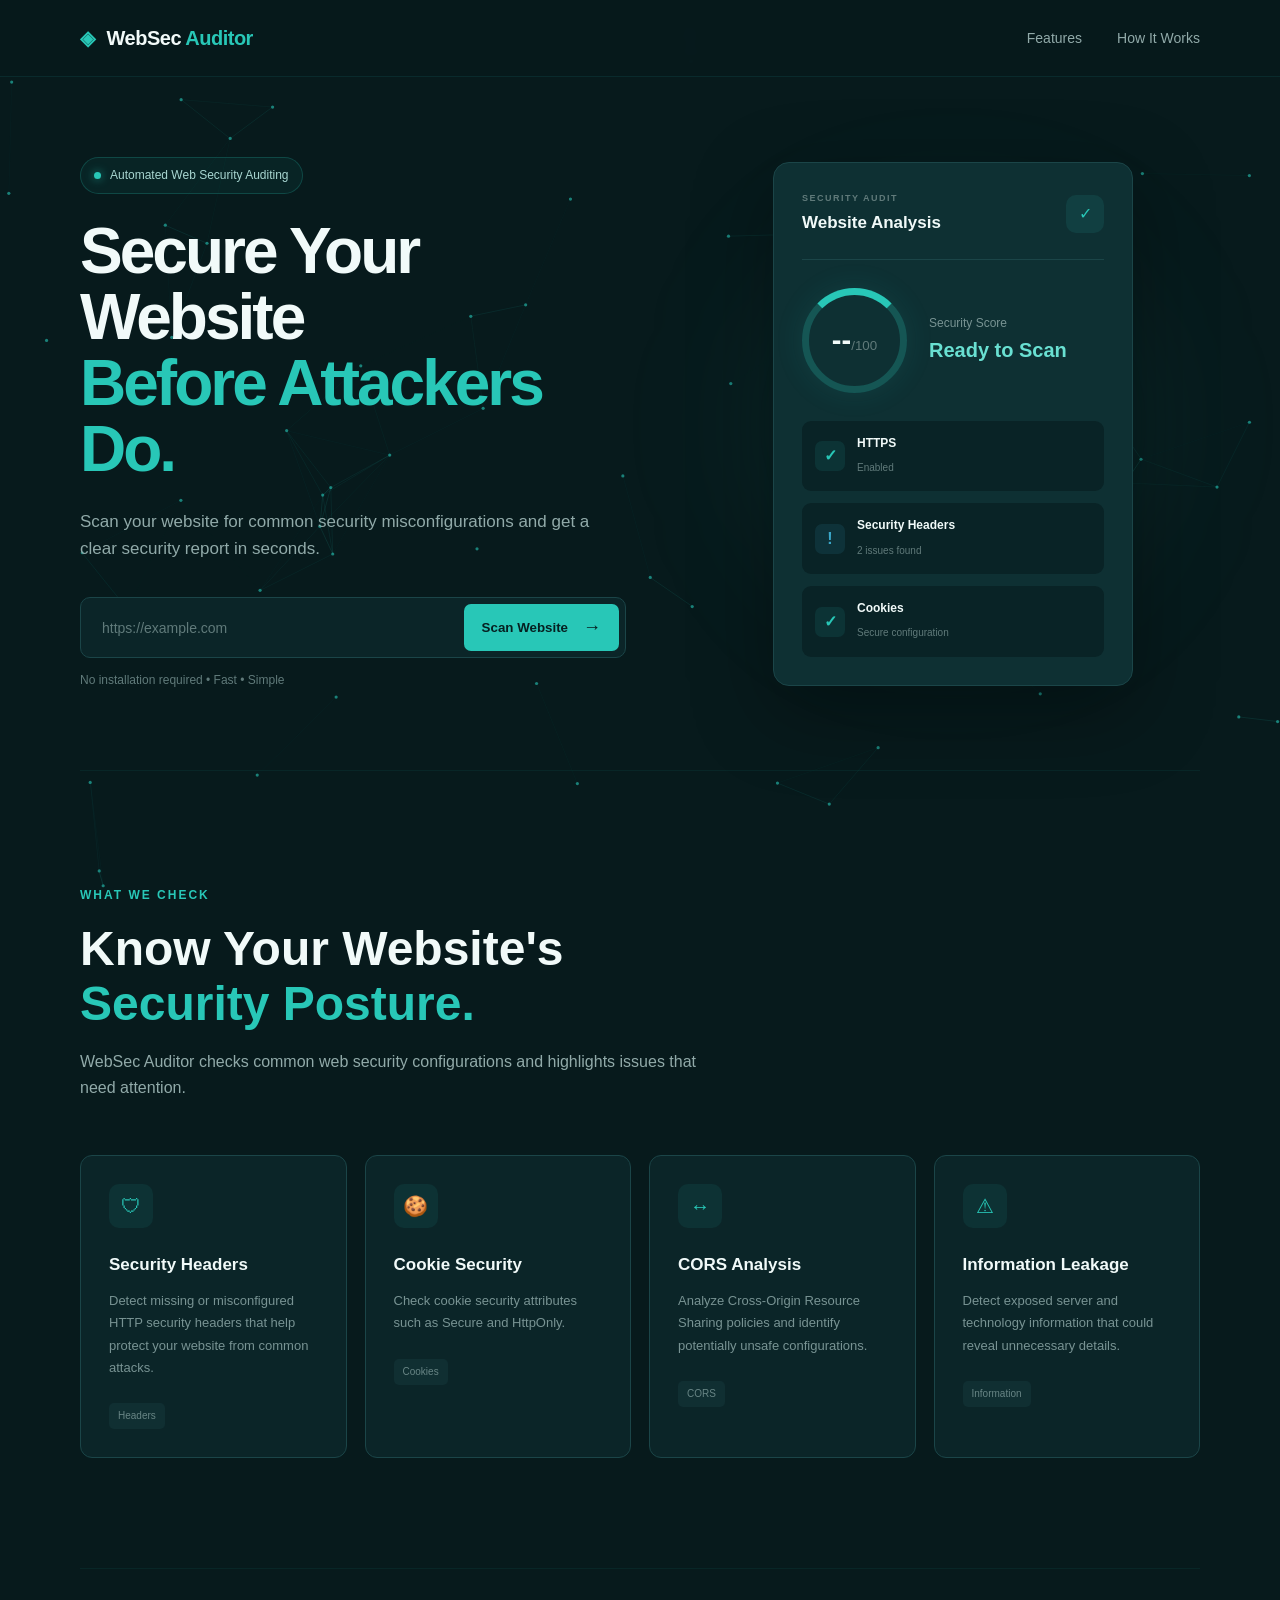
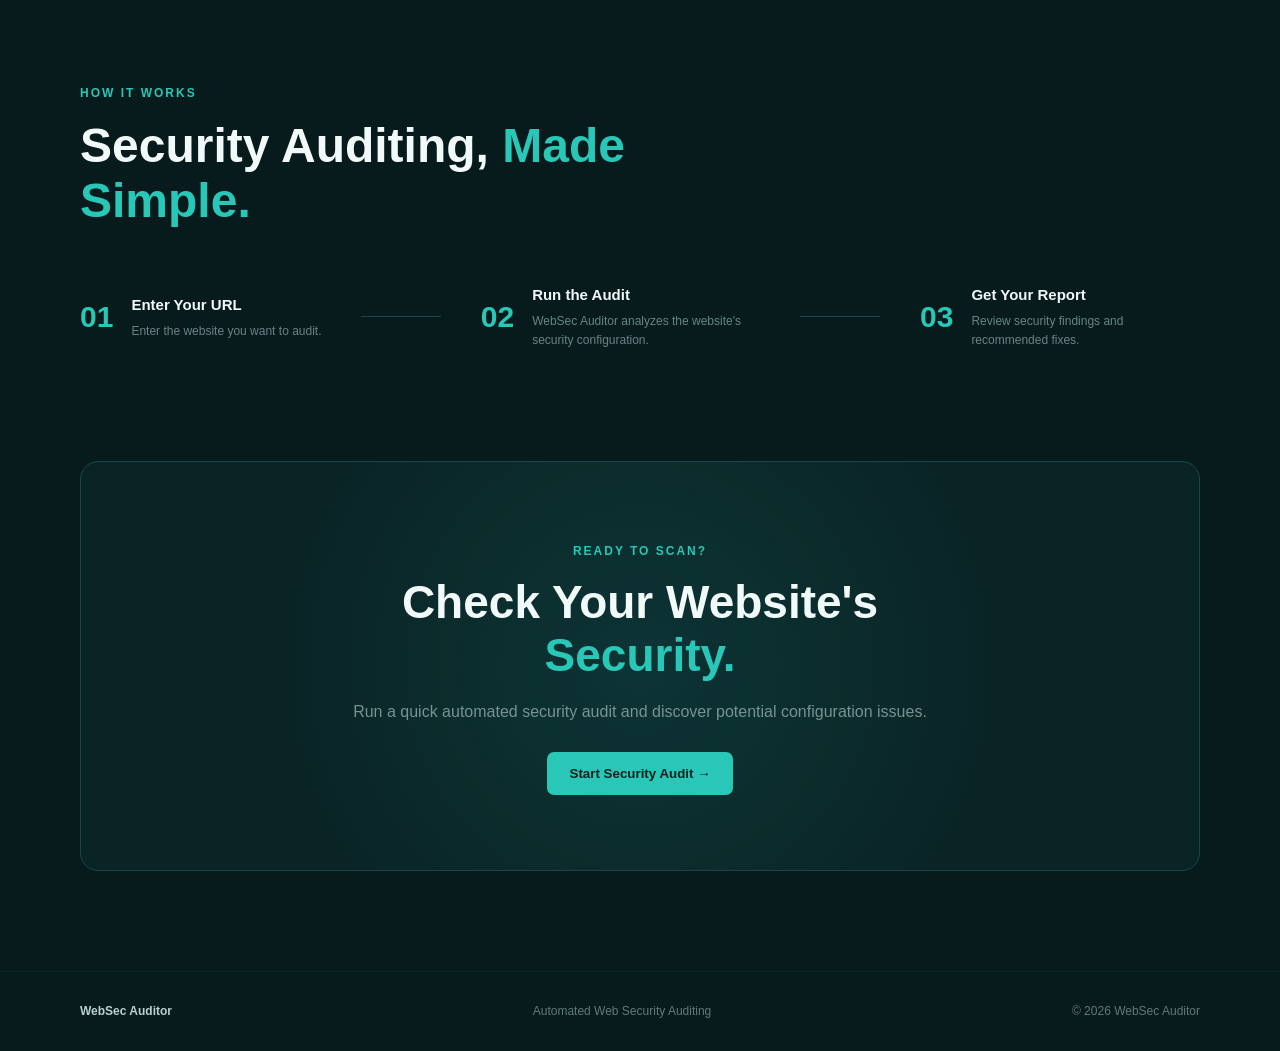
<file: templates/index.html>
<!DOCTYPE html>
<html lang="en">
<head>
    <meta charset="UTF-8">
    <meta name="viewport" content="width=device-width, initial-scale=1.0">
    <title>WebSec Auditor</title>
    <link rel="stylesheet" href="/static/style.css">
</head>
 
<body>
 
    <canvas id="bg-canvas"></canvas>
    <div id="chips"></div>
 
    <header class="navbar">
        <div class="container nav-content">
            <a href="#" class="logo">
                <span class="logo-icon">◈</span>
                WebSec <span>Auditor</span>
            </a>
            <nav class="nav-links">
                <a href="#features">Features</a>
                <a href="#how-it-works">How It Works</a>
            </nav>
        </div>
    </header>
 
    <main>
 
        <section class="hero">
 
            <div class="hero-content">
                <div class="badge">
                    <span class="status-dot"></span>
                    Automated Web Security Auditing
                </div>
 
                <h1>
                    Secure Your Website
                    <span>Before Attackers Do.</span>
                </h1>
 
                <p class="hero-description">
                    Scan your website for common security misconfigurations
                    and get a clear security report in seconds.
                </p>
 
                <div class="scan-box">
                    <input type="url" id="urlInput" placeholder="https://example.com" autocomplete="off">
                    <button id="scanButton">
                        <span class="label">Scan Website</span>
                        <span class="arrow">→</span>
                    </button>
                </div>
 
                <p class="scan-note">No installation required • Fast • Simple</p>
            </div>
 
            <div class="hero-visual">
                <div class="glow"></div>
 
                <div class="security-card" id="securityCard">
 
                    <div class="card-header">
                        <div>
                            <span class="small-label">SECURITY AUDIT</span>
                            <h3>Website Analysis</h3>
                        </div>
                        <div class="shield">✓</div>
                    </div>
 
                    <div class="score-section">
                        <div class="score-circle">
                            <span>--</span>
                            <small>/100</small>
                        </div>
                        <div class="score-info">
                            <span>Security Score</span>
                            <strong id="cardStatus">Ready to Scan</strong>
                        </div>
                    </div>
 
                    <div class="check-list">
                        <div class="check-item">
                            <span class="check-icon success">✓</span>
                            <div><strong>HTTPS</strong><small>Enabled</small></div>
                        </div>
                        <div class="check-item">
                            <span class="check-icon warning">!</span>
                            <div><strong>Security Headers</strong><small>2 issues found</small></div>
                        </div>
                        <div class="check-item">
                            <span class="check-icon success">✓</span>
                            <div><strong>Cookies</strong><small>Secure configuration</small></div>
                        </div>
                    </div>
 
                </div>
            </div>
 
        </section>
 
 
        <section class="features section" id="features">
 
            <div class="section-heading">
                <span class="section-label">WHAT WE CHECK</span>
                <h2>Know Your Website's <span>Security Posture.</span></h2>
                <p>WebSec Auditor checks common web security configurations and highlights issues that need attention.</p>
            </div>
 
            <div class="features-grid">
 
                <div class="feature-card">
                    <div class="feature-icon">🛡</div>
                    <h3>Security Headers</h3>
                    <p>Detect missing or misconfigured HTTP security headers that help protect your website from common attacks.</p>
                    <div class="feature-tag">Headers</div>
                </div>
 
                <div class="feature-card">
                    <div class="feature-icon">🍪</div>
                    <h3>Cookie Security</h3>
                    <p>Check cookie security attributes such as Secure and HttpOnly.</p>
                    <div class="feature-tag">Cookies</div>
                </div>
 
                <div class="feature-card">
                    <div class="feature-icon">↔</div>
                    <h3>CORS Analysis</h3>
                    <p>Analyze Cross-Origin Resource Sharing policies and identify potentially unsafe configurations.</p>
                    <div class="feature-tag">CORS</div>
                </div>
 
                <div class="feature-card">
                    <div class="feature-icon">⚠</div>
                    <h3>Information Leakage</h3>
                    <p>Detect exposed server and technology information that could reveal unnecessary details.</p>
                    <div class="feature-tag">Information</div>
                </div>
 
            </div>
 
        </section>
 
 
        <section class="how-section section" id="how-it-works">
 
            <div class="section-heading">
                <span class="section-label">HOW IT WORKS</span>
                <h2>Security Auditing, <span>Made Simple.</span></h2>
            </div>
 
            <div class="steps">
 
                <div class="step">
                    <div class="step-number">01</div>
                    <div class="step-content">
                        <h3>Enter Your URL</h3>
                        <p>Enter the website you want to audit.</p>
                    </div>
                </div>
 
                <div class="step-line"></div>
 
                <div class="step">
                    <div class="step-number">02</div>
                    <div class="step-content">
                        <h3>Run the Audit</h3>
                        <p>WebSec Auditor analyzes the website's security configuration.</p>
                    </div>
                </div>
 
                <div class="step-line"></div>
 
                <div class="step">
                    <div class="step-number">03</div>
                    <div class="step-content">
                        <h3>Get Your Report</h3>
                        <p>Review security findings and recommended fixes.</p>
                    </div>
                </div>
 
            </div>
 
        </section>
 
 
        <section class="cta">
            <div class="cta-content">
                <span class="section-label">READY TO SCAN?</span>
                <h2>Check Your Website's <span>Security.</span></h2>
                <p>Run a quick automated security audit and discover potential configuration issues.</p>
                <button class="cta-button" id="ctaButton">Start Security Audit →</button>
            </div>
        </section>
 
    </main>
 
    <footer>
        <div class="container footer-content">
            <div class="footer-logo">WebSec Auditor</div>
            <p>Automated Web Security Auditing</p>
            <span>© 2026 WebSec Auditor</span>
        </div>
    </footer>
 
    <script src="/static/app.js"></script>
 
</body>
</html>
</file>
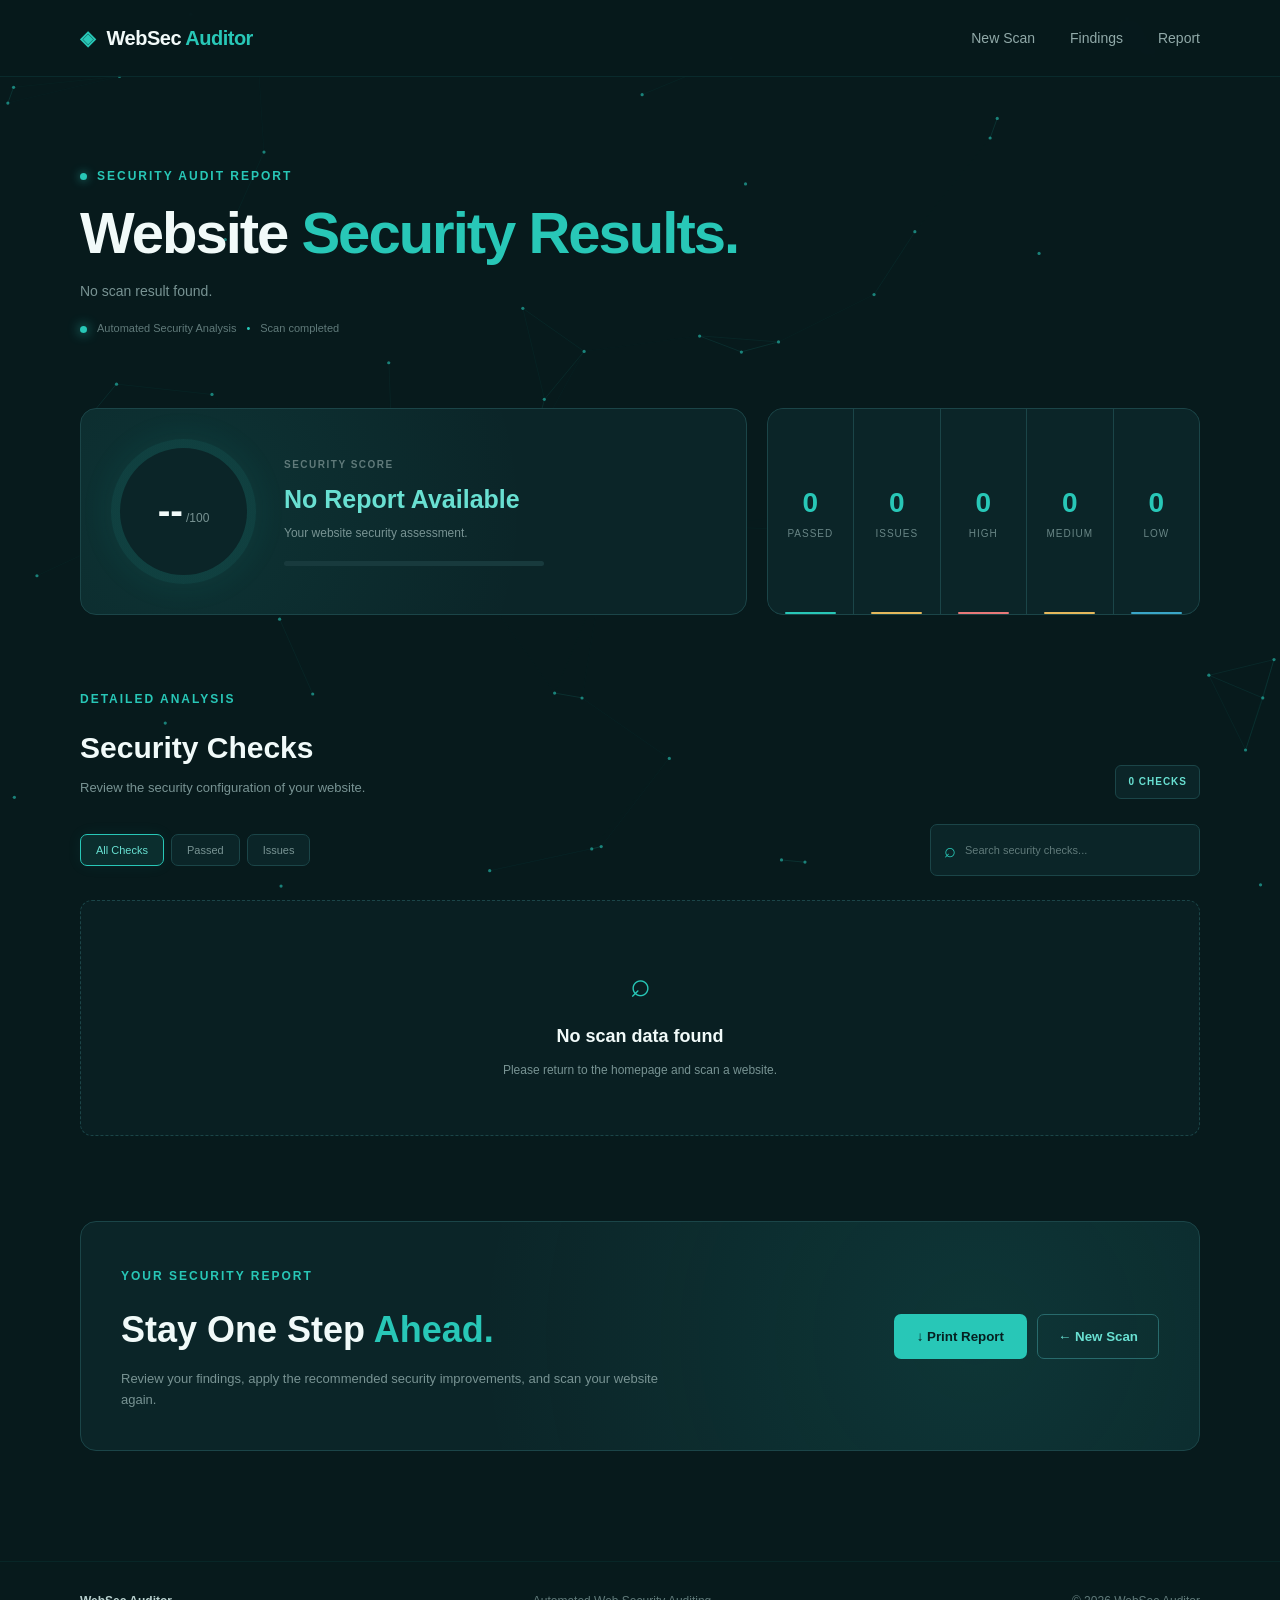
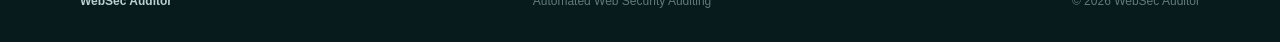
<file: templates/result.html>
<!DOCTYPE html>
<html lang="en">
<head>
    <meta charset="UTF-8">
    <meta name="viewport" content="width=device-width, initial-scale=1.0">
    <meta name="theme-color" content="#071A1C">

    <title>Scan Results | WebSec Auditor</title>

    <link rel="stylesheet" href="/static/style.css">
</head>

<body>

    <!-- Background -->
    <canvas id="bg-canvas"></canvas>
    <div id="chips"></div>

    <!-- Navbar -->
    <header class="navbar">
        <div class="container nav-content">
            <a href="/" class="logo">
                <span class="logo-icon">◈</span>
                WebSec <span>Auditor</span>
            </a>

            <nav class="nav-links">
                <a href="/">New Scan</a>
                <a href="#findings">Findings</a>
                <a href="#report">Report</a>
            </nav>
        </div>
    </header>

    <main class="results-page">

        <section class="results-container">

            <!-- Header -->
            <div class="results-header reveal">
                <span class="section-label">
                    <span class="status-dot"></span>
                    SECURITY AUDIT REPORT
                </span>

                <h1>
                    Website <span>Security Results.</span>
                </h1>

                <p id="scannedUrl">Loading scan information...</p>

                <div class="scan-meta">
                    <span class="live-indicator"></span>
                    <span>Automated Security Analysis</span>
                    <span class="meta-divider">•</span>
                    <span id="scanDate">Scan completed</span>
                </div>
            </div>

            <!-- Summary -->
            <section class="results-summary reveal">

                <div class="result-score-card">

                    <div
                        class="result-score-circle"
                        id="scoreCircle"
                        style="--score: 0deg"
                    >
                        <div class="score-inner">
                            <span id="securityScore">--</span>
                            <small>/100</small>
                        </div>
                    </div>

                    <div class="score-details">

                        <span class="result-label">SECURITY SCORE</span>

                        <h2 id="scoreStatus">Analyzing...</h2>

                        <p id="scoreDescription">
                            Your website security assessment.
                        </p>

                        <div class="score-progress">
                            <div id="scoreProgressBar"></div>
                        </div>

                    </div>

                </div>

                <div class="result-stats">

                    <div class="stat">
                        <span id="passedCount">0</span>
                        <small>Passed</small>
                        <i class="stat-line passed-line"></i>
                    </div>

                    <div class="stat">
                        <span id="issueCount">0</span>
                        <small>Issues</small>
                        <i class="stat-line issue-line"></i>
                    </div>

                    <div class="stat">
                        <span id="highCount">0</span>
                        <small>High</small>
                        <i class="stat-line high-line"></i>
                    </div>

                    <div class="stat">
                        <span id="mediumCount">0</span>
                        <small>Medium</small>
                        <i class="stat-line medium-line"></i>
                    </div>

                    <div class="stat">
                        <span id="lowCount">0</span>
                        <small>Low</small>
                        <i class="stat-line low-line"></i>
                    </div>

                </div>

            </section>

            <!-- Findings -->
            <section class="findings-section" id="findings">

                <div class="findings-heading reveal">

                    <div>
                        <span class="section-label">DETAILED ANALYSIS</span>
                        <h2>Security Checks</h2>
                        <p class="findings-subtitle">
                            Review the security configuration of your website.
                        </p>
                    </div>

                    <span class="findings-total" id="findingsTotal">
                        0 CHECKS
                    </span>

                </div>

                <!-- Filters -->
                <div class="findings-toolbar reveal">

                    <div class="filter-group">

                        <button class="filter-btn active" data-filter="ALL">
                            All Checks
                        </button>

                        <button class="filter-btn" data-filter="PASS">
                            Passed
                        </button>

                        <button class="filter-btn" data-filter="ISSUE">
                            Issues
                        </button>

                    </div>

                    <div class="findings-search">
                        <span>⌕</span>
                        <input
                            type="search"
                            id="findingSearch"
                            placeholder="Search security checks..."
                        >
                    </div>

                </div>

                <!-- Findings list -->
                <div id="findingsList" class="findings-list">

                    <div class="loading-state">
                        <div class="loading-spinner"></div>
                        <p>Loading security findings...</p>
                    </div>

                </div>

                <div id="emptyState" class="empty-state" hidden>
                    <span>⌕</span>
                    <h3>No matching findings</h3>
                    <p>Try changing your filter or search keyword.</p>
                </div>

            </section>

            <!-- Report Actions -->
            <section class="report-actions reveal" id="report">

                <div class="report-action-content">

                    <span class="section-label">YOUR SECURITY REPORT</span>

                    <h2>Stay One Step <span>Ahead.</span></h2>

                    <p>
                        Review your findings, apply the recommended security
                        improvements, and scan your website again.
                    </p>

                </div>

                <div class="report-buttons">

                    <button class="cta-button" id="printReport">
                        ↓ Print Report
                    </button>

                    <button class="secondary-button" id="newScan">
                        ← New Scan
                    </button>

                </div>

            </section>

        </section>

    </main>

    <!-- Footer -->
    <footer>
        <div class="container footer-content">
            <div class="footer-logo">WebSec Auditor</div>
            <p>Automated Web Security Auditing</p>
            <span>© 2026 WebSec Auditor</span>
        </div>
    </footer>

    <script src="/static/app.js"></script>
    <script src="/static/result.js"></script>

</body>
</html>
</file>
<file: static/style.css>
/* ========== RESET ========== */
*{
    margin:0;
    padding:0;
    box-sizing:border-box
}

html{
    scroll-behavior:smooth
}

body{
    font-family:Arial,Helvetica,sans-serif;
    background:#071A1C;
    color:#F1FAF9;
    line-height:1.6;
    overflow-x:hidden
}

a{
    color:inherit;
    text-decoration:none
}

button,input{font-family:inherit}
 
/* ========== BACKGROUND LAYERS ========== */
#bg-canvas,
#chips{
    
    position:fixed;
    inset:0;
    width:100%;
    height:100%;
    z-index:0;
    pointer-events:none
}

#chips{
    overflow:hidden
}

.chip{
    position:absolute;
    bottom:-60px;
    padding:6px 12px;
    border:1px solid rgba(40,199,183,.18);
    border-radius:50px;
    background:rgba(40,199,183,.05);
    color:rgba(105,224,210,.55);
    font-family:Consolas,"Courier New",monospace;
    font-size:12px;
    white-space:nowrap;
    animation:chip-fly linear infinite
}
@keyframes chip-fly{
    0%{
        transform:translate(0,0)
         rotate(-3deg);
         opacity:0
        }

         10%,90%{
            opacity:1}
            100%{transform:translate(var(--drift),-115vh)
                 rotate(3deg);opacity:0}}
main,footer{position:relative;z-index:1}
 
/* ========== GLOBAL ========== */
.container{
    width:min(1120px,90%);
    margin:auto

}

.section{
    width:min(1120px,90%);
    margin:auto;
    padding:110px 0
}

.section-heading{
    max-width:650px;
    margin-bottom:55px
}

.section-label{
    display:inline-block;
    font-size:12px;
    font-weight:700;
    letter-spacing:2px;
    color:#28C7B7;
    margin-bottom:15px
}

.section-heading h2{
    font-size:clamp(32px,4vw,48px);
    line-height:1.15;
    margin-bottom:18px
}

.section-heading h2 
span{
    color:#28C7B7
}

.section-heading p{
    color:#91AAA9;
    font-size:16px
}
 
/* ========== NAVBAR ========== */
.navbar{
    position:sticky;
    top:0;
    z-index:10;
    width:100%;
    border-bottom:1px
     solid rgba(40,199,183,.10);
     background:rgba(7,26,28,.80);
     backdrop-filter:blur(10px)
    }

.nav-content{
    height:76px;
    display:flex;
    align-items:center;
    justify-content:space-between
}

.logo{
    font-size:20px;
    font-weight:700;
    letter-spacing:-.5px
}

.logo span:last-child{
    color:#28C7B7
}

.logo-icon{
    display:inline-block;
    color:#28C7B7;
    margin-right:7px;
    animation:spin 8s linear infinite
}

.nav-links{
    display:flex;
    gap:35px
}

.nav-links a{
    position:relative;
    color:#91AAA9;
    font-size:14px;
    transition:.2s ease
}

.nav-links a::after{
    content:"";
    position:absolute;
    left:0;
    bottom:-4px;
    width:0;
    height:1px;
    background:#69E0D2;
    transition:width .25s ease
}

.nav-links a:hover{
    color:#69E0D2
}

.nav-links a:hover::after{
    width:100%
}

@keyframes spin{
    to{transform:rotate(360deg)}
}
 

/* ========== HERO ========== */
.hero{
    width:min(1120px,90%);
    min-height:650px;
    margin:auto;
    display:grid;
    grid-template-columns:1.05fr
     .95fr;align-items:center;
     gap:80px;
     padding:80px 0
    }

.hero-content{
    position:relative;
    z-index:2
}

.badge{
    display:inline-flex;
    align-items:center;
    gap:9px;
    padding:8px 13px;
    border:1px 
    solid rgba(40,199,183,.22);
    border-radius:50px;
    background:rgba(40,199,183,.06);
    color:#A9D7D2;
    font-size:12px;
    margin-bottom:25px
}

.status-dot{
    width:7px;
    height:7px;
    border-radius:50%;
    background:#28C7B7;
    box-shadow:0 0 10px
     rgba(40,199,183,.7);
    animation:pulse 2s ease-in-out infinite
}

@keyframes pulse{
    50%{opacity:.3}
}

.hero h1{
    max-width:650px;
    font-size:clamp(45px,5vw,72px);
    line-height:1.03;
    letter-spacing:-3px;
    margin-bottom:25px
}

.hero h1 span{
    display:block;
    color:#28C7B7
}

.hero-description{
    max-width:570px;
    color:#91AAA9;
    font-size:17px;
    margin-bottom:35px
}
 
/* ========== SCAN BOX ========== */
.scan-box{
    width:min(600px,100%);
    display:flex;
    align-items:center;
    padding:6px;
    background:#0B2528;
    border:1px solid #1B4548;
    border-radius:10px;
    transition:.2s ease
}
.scan-box:focus-within{
    border-color:#28C7B7;
    box-shadow:0 0 0 3px
     rgba(40,199,183,.10),
     0 0 30px
      rgba(40,199,183,.10)}
.scan-box input{
    flex:1;
    min-width:0;
    padding:15px;
    border:none;
    outline:none;
    background:transparent;
    color:#F1FAF9;
    font-size:14px
}
.scan-box input::placeholder{
    color:#607A7A
}
.scan-box button{
    display:flex;
    align-items:center;
    gap:15px;
    border:none;
    border-radius:7px;
    padding:13px 18px;
    background:#28C7B7;
    color:#062021;
    font-weight:700;
    cursor:pointer;
    transition:.2s ease
}
.scan-box button:hover{
    transform:translateY(-1px);
    background:#69E0D2;
    box-shadow:0 8px 25px rgba(40,199,183,.18)
}
.scan-box button:hover .arrow{
    transform:translateX(5px)
}
.scan-box button:disabled{
    opacity:.7;
    cursor:wait
}
.arrow{
    font-size:18px;
    transition:transform 
    .2s ease
}

.scan-note{
    margin-top:13px;
    color:#607A7A;
    font-size:12px
}

 
/* ========== HERO VISUAL ========== */
.hero-visual{
    position:relative;
    display:flex;
    justify-content:center;
    align-items:center;
    min-height:450px;
    animation:float-y 6s ease-in-out infinite
}

@keyframes float-y{
    50%{transform:translateY(-12px)}
}

.glow{
    position:absolute;
    width:320px;
    height:320px;
    background:rgba(40,199,183,.14);
    filter:blur(85px);
    border-radius:50%;
    animation:breathe 5s ease-in-out infinite
}

@keyframes breathe{
    50%{transform:scale(1.2);opacity:.6}
}

.security-card{
    position:relative;
    z-index:2;
    overflow:hidden;
    width:360px;
    padding:28px;
    background:#0E3033;
    border:1px solid #1B4548;
    border-radius:16px;
    box-shadow:0 25px 80px rgba(0,0,0,.35);
    transition:transform .15s ease-out;
    will-change:transform
}
.security-card::after{
    content:"";
    position:absolute;
    left:0;
    right:0;
    top:0;
    height:2px;
    background:linear-gradient(90deg,transparent,#69E0D2,transparent);
    opacity:0
}
.security-card.scanning::after{
    opacity:1;
    animation:beam 1.3s ease-in-out infinite alternate
}
@keyframes beam{
    to{
        top:100%
    }
}
.card-header{
    display:flex;
    justify-content:space-between;
    align-items:center;
    padding-bottom:22px;
    border-bottom:1px solid #1B4548
}
.small-label{
    display:block;
    color:#607A7A;
    font-size:9px;
    letter-spacing:1.5px;
    font-weight:700;
    margin-bottom:4px
}
.card-header h3{
    font-size:17px
}
.shield{
    width:38px;
    height:38px;
    display:grid;
    place-items:center;
    border-radius:10px;
    background:rgba(40,199,183,.10);
    color:#28C7B7
}

 
/* ========== SCORE ========== */
.score-section{
    display:flex;
    align-items:center;
    gap:22px;
    padding:28px 0
}

.score-circle{
    position:relative;
    width:105px;
    height:105px;
    border-radius:50%;
    display:flex;
    align-items:center;
    justify-content:center;
    border:7px solid rgba(40,199,183,.25);
    box-shadow:0 0 30px rgba(40,199,183,.10)
}
.score-circle::before{
    content:"";
    position:absolute;
    inset:-7px;
    border-radius:50%;
    border:7px solid transparent;
    border-top-color:#28C7B7;
    animation:spin 3s linear infinite
}
.scanning .score-circle::before{
    animation-duration:.7s
}
.score-circle span{
    font-size:29px;
    font-weight:700
}
.score-circle small{
    color:#607A7A;
    margin-top:12px
}
.score-info span{
    display:block;
    color:#789393;
    font-size:12px
}
.score-info strong{
    color:#69E0D2;
    font-size:20px
}

 
/* ========== CHECK LIST ========== */
.check-list{
    display:flex;
    flex-direction:column;
    gap:12px
}
.check-item{
    display:flex;
    align-items:center;
    gap:12px;
    padding:13px;
    background:#092326;
    border-radius:9px;
    transition:.2s ease
}
.check-item:hover{
    transform:translateX(5px);
    background:#0B2B2F
}
.check-icon{
    width:30px;
    height:30px;
    display:grid;
    place-items:center;
    border-radius:7px;
    font-weight:700
}
.check-icon.success{
    background:rgba(40,199,183,.10);
    color:#28C7B7
}
.check-icon.warning{
    background:rgba(58,166,200,.12);
    color:#3AA6C8
}
.check-item strong{
    display:block;
    font-size:12px
}

.check-item small{
    color:#607A7A;
    font-size:10px
}
 
/* ========== FEATURES ========== */
.features{
    border-top:1px solid
     rgba(40,199,183,.07)
    }

.features-grid{
    display:grid;
    grid-template-columns:repeat(4,1fr);
    gap:18px
}

.feature-card{
    position:relative;
    overflow:hidden;
    padding:28px;
    background:#0B2528;
    border:1px 
    solid #1B4548;
    border-radius:12px;
    transition:.25s ease
}

.feature-card::before{
    content:"";
    position:absolute;
    inset:0;
    background:radial-gradient
    (260px circle at var(--mx,50%)
     var(--my,50%),
     rgba(40,199,183,.14),
     transparent 70%
     );
     opacity:0;
     transition:opacity
      .25s ease;
      pointer-events:none
    }

.feature-card:hover{
    transform:translateY(-6px);
    border-color:#286A6C;
    box-shadow:0 15px 35px
     rgba(0, 0, 0, 0.2)
    }

.feature-card:hover::before{
    opacity:1
}

.feature-icon{
    width:44px;
    height:44px;
    display:grid;
    place-items:center;
    border-radius:10px;
    background:rgba(40,199,183,.08);
    color:#28C7B7;
    font-size:20px;
    margin-bottom:23px;
    transition:transform .25s ease
}
.feature-card:hover .feature-icon{
    transform:scale(1.15) rotate(-6deg)
}
.feature-card h3{
    font-size:17px;
    margin-bottom:12px
}
.feature-card p{
    color:#789393;
    font-size:13px;
    line-height:1.7;
    margin-bottom:22px
}
.feature-tag{
    display:inline-block;
    padding:5px 9px;
    border-radius:5px;
    background:#102F32;
    color:#688585;
    font-size:10px
}
 
/* ========== HOW IT WORKS ========== */
.how-section{
    border-top:1px
     solid rgba(40,199,183,.07)
    }

.steps{
    display:flex;
    align-items:center;
    justify-content:space-between
}

.step{
    display:flex;
    align-items:center;
    gap:18px;
    max-width:280px
}
.step-number{
    font-size:30px;
    font-weight:700;
    color:#28C7B7;
    transition:transform .25s ease
}
.step:hover .step-number{
    transform:scale(1.2)
}
.step-content h3{
    font-size:15px;
    margin-bottom:5px
}
.step-content p{
    color:#688585;
    font-size:12px
}
.step-line{
    position:relative;
    overflow:hidden;
    width:80px;
    height:1px;
    background:#1B4548
}
.step-line::after{
    content:"";
    position:absolute;
    top:0;
    left:-40%;
    width:40%;
    height:100%;
    background:#69E0D2;
    animation:run 2.4s linear infinite
}

@keyframes run{
    to{left:100%}
}
 
/* ========== CTA ========== */
.cta{
    width:min(1120px,90%);
    margin:0 auto 100px;
    padding:75px 30px;
    text-align:center;
    border:1px solid #1B4548;
    border-radius:18px;
    background:radial-gradient(
        circle at center,
        rgba(40,199,183,.10),
        transparent 60%),
        rgba(11,37,40,.92)
    }

.cta-content{
    max-width:650px;
    margin:auto
}

.cta h2{
    font-size:clamp(32px,4vw,46px);
    line-height:1.15;
    margin-bottom:17px
}

.cta h2 span{
    color:#28C7B7
}

.cta p{
    color:#789393;
    margin-bottom:28px
}
.cta-button{
    border:none;
    padding:14px 23px;
    border-radius:7px;
    background:#28C7B7;
    color:#062021;
    font-weight:700;
    cursor:pointer;
    transition:.2s ease
}
.cta-button:hover{
    transform:translateY(-2px);
    background:#69E0D2;
    box-shadow:0 10px 30px rgba(40,199,183,.18)
}
 
/* ========== FOOTER ========== */
footer{
    border-top:1px solid rgba(40,199,183,.07);
    padding:30px 0;
    color:#607A7A
}
.footer-content{
    display:flex;
    align-items:center;
    justify-content:space-between;
    font-size:12px
}

.footer-logo{
    color:#B8D0CE;
    font-weight:700
}

 
/* ========== SCROLL REVEAL (يُضاف بالـ JS ويُحذف بعد الظهور) ========== */
.reveal{
    opacity:0;
    transform:translateY(26px)
}

.reveal.in{
    opacity:1;
    transform:none;
    transition:opacity 
    .7s ease,
    transform 
    .7s ease
}

 
/* ========== RESULTS PAGE ========== */
.results-page{
    min-height:calc(100vh - 76px);
    padding:90px 0 110px
}

.results-container{
    width:min(1120px,90%);
    margin:auto
}

.results-header{
    margin-bottom:45px
}

.results-header h1{
    font-size:clamp(38px,5vw,58px);
    line-height:1.1;
    letter-spacing:-2px;
    margin-bottom:15px
}

.results-header h1 span{
    color:#28C7B7
}

.results-header p{
    color:#789393;
    font-size:14px;
    word-break:break-all
}

.results-summary{
    display:grid;
    grid-template-columns:1fr auto;
    gap:20px;
    margin-bottom:70px
}

.result-score-card{
    display:flex;
    align-items:center;
    gap:28px;
    padding:30px;
    background:#0B2528;
    border:1px solid #1B4548;
    border-radius:16px
}
.result-score-circle{
    width:125px;
    height:125px;
    flex-shrink:0;
    display:flex;
    align-items:center;
    justify-content:center;
    border-radius:50%;
    border:8px solid #28C7B7;
    box-shadow:0 0 35px rgba(40,199,183,.10)
}
.result-score-circle span{
    font-size:36px;
    font-weight:700
}
.result-score-circle small{
    color:#607A7A;
    margin-top:14px
}
.result-label{
    display:block;
    color:#607A7A;
    font-size:10px;
    font-weight:700;
    letter-spacing:1.5px;
    margin-bottom:6px
}
.result-score-card h2{
    color:#69E0D2;
    font-size:25px;
    margin-bottom:5px
}
.result-score-card p{
    color:#789393;
    font-size:12px
}

.result-stats{
    display:flex;
    gap:1px;
    background:#1B4548;
    border:1px solid #1B4548;
    border-radius:16px;
    overflow:hidden
}

.stat{
    min-width:110px;
    display:flex;
    flex-direction:column;
    align-items:center;
    justify-content:center;
    padding:25px 20px;
    background:#0B2528
}

.stat span{
    color:#28C7B7;
    font-size:28px;
    font-weight:700
}

.stat small{
    color:#688585;
    font-size:10px;
    text-transform:uppercase;
    letter-spacing:1px
}

.findings-section{
    margin-bottom:55px
}

.findings-heading{
    margin-bottom:25px
}

.findings-heading h2{
    font-size:28px
}

.findings-list{
    display:flex;
    flex-direction:column;
    gap:14px
}

.finding-card{
    display:flex;
    align-items:flex-start;
    gap:18px;
    padding:22px;
    background:#0B2528;
    border:1px solid #1B4548;
    border-radius:12px;
    transition:.2s ease;
    animation:rise .5s ease both
}

.finding-card:hover{
    border-color:#286A6C;
    transform:translateY(-2px)
}

@keyframes rise{
    from{
        opacity:0;
        transform:translateY(14px)
    }
}

.finding-icon{
    width:42px;
    height:42px;
    flex-shrink:0;
    display:grid;
    place-items:center;
    border-radius:10px;
    font-weight:700;
    font-size:18px
}

.finding-icon.pass{
    background:rgba(40,199,183,.10);
    color:#28C7B7
}

.finding-icon.issue{
    background:rgba(58,166,200,.12);
    color:#3AA6C8
}
.finding-icon.info{
    background:rgba(40,199,183,.08);
    color:#69E0D2
}
.finding-content{
    flex:1;
    min-width:0
}
.finding-top{
    display:flex;
    align-items:center;
    justify-content:space-between;
    gap:20px;
    margin-bottom:7px
}
.finding-top h3{
    font-size:15px
}
.finding-badges{
    display:flex;
    gap:7px;
    flex-shrink:0
}
.status-badge,.severity-badge{
    padding:4px 8px;
    border-radius:5px;
    font-size:9px;
    font-weight:700;
    letter-spacing:.5px
}

.status-badge.pass{
    background:rgba(40,199,183,.10);
    color:#28C7B7
}

.status-badge.issue{
    background:rgba(58,166,200,.10);
    color:#3AA6C8
}
.status-badge.info{
    background:rgba(40,199,183,.08);
    color:#69E0D2
}
.severity-badge{
    background:#102F32;
    color:#789393
}
.finding-content>p{
    color:#789393;
    font-size:12px;
    line-height:1.7
}
.recommendation{
    margin-top:13px;
    padding:11px 13px;
    background:#092326;
    border-left:2px solid #28C7B7;
    border-radius:4px;
    color:#789393;
    font-size:11px;
    line-height:1.6
}
.recommendation strong{
    color:#A9D7D2
}

.results-actions{
    display:flex;
    justify-content:center;
    padding-top:15px
}

 
/* ========== RESPONSIVE ========== */
@media(max-width:900px){
.hero{
    grid-template-columns:1fr;
    text-align:center;
    padding-top:60px
}

.hero-content{
    display:flex;
    flex-direction:column;
    align-items:center
}
.hero-description{
    margin-left:auto;
    margin-right:auto
}
.hero-visual{
    min-height:400px
}
.features-grid{
    grid-template-columns:repeat(2,1fr)
}
.steps{
    flex-direction:column;
    align-items:flex-start;
    gap:30px
}
.step-line{
    width:1px;
    height:30px;
    margin-left:15px
}
.step-line::after{
    display:none
}
}

@media(max-width:800px){
.results-summary{grid-template-columns:1fr}
.result-stats{width:100%}
.stat{flex:1}
}
@media(max-width:600px){
.nav-links{
    display:none
}

.hero h1{
    letter-spacing:-2px
}

.scan-box{
    flex-direction:column;
    padding:7px
}

.scan-box input{
    width:100%
}
.scan-box button{
    width:100%;
    justify-content:center
}
.security-card{
    width:100%
}
.features-grid{
    grid-template-columns:1fr
}
.footer-content{
    flex-direction:column;
    gap:10px
}
.results-page{
    padding-top:60px
}
.result-score-card{
    flex-direction:column;
    text-align:center
}

.finding-card{
    padding:18px
}

.finding-top{
    flex-direction:column;
    align-items:flex-start;
    gap:10px
}

.finding-badges{
    flex-wrap:wrap
}
}
 
/* ========== بدون حركة ========== */
@media(prefers-reduced-motion:reduce){
*,*::before,*::after{
    animation:none!important;
    transition:none!important
}

#chips{display:none}
.reveal{opacity:1;transform:none}
}
 

/* ==========================================
   RESULTS PAGE - EXTENDED DESIGN
========================================== */

/* Results background */

.results-page {
    position: relative;
    z-index: 1;
}

.results-header {
    position: relative;
    padding-bottom: 25px;
}

.results-header .section-label {
    display: flex;
    align-items: center;
    gap: 10px;
}

.scan-meta {
    display: flex;
    align-items: center;
    gap: 10px;
    margin-top: 18px;
    color: #607A7A;
    font-size: 11px;
}

.live-indicator {
    width: 7px;
    height: 7px;
    background: #28C7B7;
    border-radius: 50%;
    box-shadow: 0 0 12px #28C7B7;
    animation: pulse 1.8s infinite;
}

.meta-divider {
    color: #28C7B7;
}

/* Summary cards */

.results-summary {
    align-items: stretch;
}

.result-score-card {
    position: relative;
    overflow: hidden;
    min-height: 205px;
    background:
        radial-gradient(
            circle at 15% 50%,
            rgba(40,199,183,.09),
            transparent 60%
        ),
        #0B2528;
    transition: .3s ease;
}

.result-score-card:hover {
    border-color: #286A6C;
    transform: translateY(-3px);
}

/* Animated score circle */

.result-score-circle {
    position: relative;
    width: 145px;
    height: 145px;
    padding: 9px;
    border: none;
    background:
        conic-gradient(
            var(--score-color, #28C7B7) var(--score, 0deg),
            rgba(40,199,183,.10) 0deg
        );
    box-shadow: 0 0 35px rgba(40,199,183,.08);
    transition: background 1.3s ease;
}

.result-score-circle::before {
    content: "";
    position: absolute;
    inset: 9px;
    background: #0B2528;
    border-radius: 50%;
}

.score-inner {
    position: relative;
    z-index: 1;
    display: flex;
    align-items: center;
    justify-content: center;
    gap: 3px;
}

.score-inner span {
    font-size: 38px;
    font-weight: 700;
}

.score-inner small {
    color: #789393;
    margin-top: 15px;
    font-size: 12px;
}

.score-details {
    flex: 1;
    min-width: 0;
}

.score-progress {
    height: 5px;
    width: 100%;
    max-width: 260px;
    margin-top: 18px;
    overflow: hidden;
    border-radius: 20px;
    background: #183A3D;
}

.score-progress div {
    height: 100%;
    width: 0;
    border-radius: inherit;
    transition: width 1.3s ease;
}

/* Statistics */

.result-stats {
    flex-wrap: wrap;
    align-content: stretch;
}

.stat {
    position: relative;
    flex: 1 1 85px;
    min-width: 85px;
    transition: background .25s ease;
}

.stat:hover {
    background: #103236;
}

.stat span {
    transition: transform .25s ease;
}

.stat:hover span {
    transform: translateY(-3px);
}

.stat-line {
    position: absolute;
    bottom: 0;
    left: 20%;
    width: 60%;
    height: 2px;
    border-radius: 5px;
}

.passed-line {
    background: #28C7B7;
}

.issue-line {
    background: #E5B85C;
}

.high-line {
    background: #E87979;
}

.medium-line {
    background: #E5B85C;
}

.low-line {
    background: #3AA6C8;
}

/* Findings header */

.findings-heading {
    display: flex;
    align-items: flex-end;
    justify-content: space-between;
    gap: 20px;
}

.findings-heading h2 {
    font-size: 30px;
    margin-bottom: 6px;
}

.findings-subtitle {
    color: #789393;
    font-size: 13px;
}

.findings-total {
    padding: 8px 12px;
    border: 1px solid #1B4548;
    border-radius: 6px;
    background: #0B2528;
    color: #69E0D2;
    font-size: 10px;
    font-weight: 700;
    letter-spacing: 1px;
    white-space: nowrap;
}

/* Toolbar */

.findings-toolbar {
    display: flex;
    align-items: center;
    justify-content: space-between;
    flex-wrap: wrap;
    gap: 18px;
    margin-bottom: 24px;
}

.filter-group {
    display: flex;
    align-items: center;
    gap: 7px;
    flex-wrap: wrap;
}

.filter-btn {
    padding: 9px 15px;
    border: 1px solid #1B4548;
    border-radius: 7px;
    background: #0B2528;
    color: #789393;
    font-size: 11px;
    cursor: pointer;
    transition: .2s ease;
}

.filter-btn:hover {
    border-color: #28C7B7;
    color: #69E0D2;
}

.filter-btn.active {
    background: rgba(40,199,183,.12);
    border-color: #28C7B7;
    color: #69E0D2;
    box-shadow: 0 0 15px rgba(40,199,183,.07);
}

/* Search */

.findings-search {
    display: flex;
    align-items: center;
    gap: 9px;
    width: min(270px, 100%);
    padding: 9px 13px;
    border: 1px solid #1B4548;
    border-radius: 7px;
    background: #0B2528;
    transition: .2s ease;
}

.findings-search:focus-within {
    border-color: #28C7B7;
    box-shadow: 0 0 0 3px rgba(40,199,183,.08);
}

.findings-search span {
    color: #28C7B7;
    font-size: 20px;
}

.findings-search input {
    width: 100%;
    min-width: 0;
    border: none;
    outline: none;
    background: transparent;
    color: #F1FAF9;
    font-size: 11px;
}

.findings-search input::placeholder {
    color: #607A7A;
}

/* Finding cards */

.finding-card {
    position: relative;
    overflow: hidden;
    background:
        linear-gradient(
            120deg,
            rgba(40,199,183,.025),
            transparent 60%
        ),
        #0B2528;
}

.finding-card::before {
    content: "";
    position: absolute;
    left: 0;
    top: 0;
    bottom: 0;
    width: 2px;
    background: #28C7B7;
    opacity: 0;
    transition: opacity .25s ease;
}

.finding-card:hover::before {
    opacity: 1;
}

.finding-icon {
    transition: transform .25s ease;
}

.finding-card:hover .finding-icon {
    transform: scale(1.08);
}

.finding-icon.issue {
    background: rgba(232,121,121,.10);
    color: #E87979;
}

.status-badge.issue {
    background: rgba(232,121,121,.10);
    color: #E87979;
}

.severity-badge {
    border: 1px solid rgba(120,147,147,.12);
}

.finding-content > p {
    word-break: break-word;
}

.recommendation {
    border-left-color: #28C7B7;
    transition: background .2s ease;
}

.recommendation:hover {
    background: #103236;
}

/* Empty state */

.empty-state {
    padding: 55px 20px;
    text-align: center;
    border: 1px dashed #1B4548;
    border-radius: 12px;
    background: rgba(11,37,40,.55);
}

.empty-state > span {
    color: #28C7B7;
    font-size: 35px;
}

.empty-state h3 {
    margin: 10px 0;
    font-size: 18px;
}

.empty-state p {
    color: #789393;
    font-size: 12px;
}

/* Loading */

.loading-state {
    display: flex;
    flex-direction: column;
    align-items: center;
    gap: 15px;
    padding: 55px;
    color: #789393;
    font-size: 12px;
}

.loading-spinner {
    width: 32px;
    height: 32px;
    border: 3px solid #1B4548;
    border-top-color: #28C7B7;
    border-radius: 50%;
    animation: spin .8s linear infinite;
}

/* Bottom actions */

.report-actions {
    display: flex;
    align-items: center;
    justify-content: space-between;
    gap: 35px;
    margin-top: 85px;
    padding: 40px;
    border: 1px solid #1B4548;
    border-radius: 16px;
    background:
        radial-gradient(
            circle at 80% 50%,
            rgba(40,199,183,.10),
            transparent 55%
        ),
        #0B2528;
}

.report-action-content {
    max-width: 550px;
}

.report-action-content h2 {
    font-size: clamp(25px, 3vw, 36px);
    margin-bottom: 10px;
}

.report-action-content h2 span {
    color: #28C7B7;
}

.report-action-content p {
    color: #789393;
    font-size: 13px;
}

.report-buttons {
    display: flex;
    gap: 10px;
    flex-wrap: wrap;
}

.secondary-button {
    padding: 14px 20px;
    border: 1px solid #286A6C;
    border-radius: 7px;
    background: transparent;
    color: #69E0D2;
    font-weight: 700;
    cursor: pointer;
    transition: .2s ease;
}

.secondary-button:hover {
    background: rgba(40,199,183,.10);
    transform: translateY(-2px);
}

/* Reveal */

.results-page .reveal {
    opacity: 0;
    transform: translateY(22px);
}

.results-page .reveal.in {
    opacity: 1;
    transform: none;
    transition: opacity .7s ease, transform .7s ease;
}

/* Responsive */

@media(max-width:900px) {
    .report-actions {
        flex-direction: column;
        align-items: flex-start;
    }

    .result-score-card {
        flex-wrap: wrap;
    }
}

@media(max-width:600px) {

    .results-header h1 {
        font-size: 38px;
        letter-spacing: -1.5px;
    }

    .scan-meta {
        flex-wrap: wrap;
    }

    .result-score-card {
        flex-direction: column;
        text-align: center;
    }

    .score-progress {
        margin-left: auto;
        margin-right: auto;
    }

    .findings-heading {
        align-items: flex-start;
        flex-direction: column;
    }

    .findings-toolbar {
        align-items: stretch;
        flex-direction: column;
    }

    .findings-search {
        width: 100%;
    }

    .filter-group {
        width: 100%;
    }

    .filter-btn {
        flex: 1;
    }

    .report-actions {
        padding: 25px 20px;
    }

    .report-buttons {
        width: 100%;
    }

    .report-buttons button {
        flex: 1;
    }
}

/* Print */

@media print {

    body {
        background: white !important;
        color: #111 !important;
        overflow: visible;
    }

    #bg-canvas,
    #chips,
    .navbar,
    footer,
    .findings-toolbar,
    .results-actions,
    .report-buttons,
    .live-indicator {
        display: none !important;
    }

    .results-page {
        padding: 20px 0;
    }

    .result-score-card,
    .result-stats,
    .stat,
    .finding-card,
    .report-actions {
        background: white !important;
        color: #111 !important;
        border: 1px solid #ccc !important;
        box-shadow: none !important;
        break-inside: avoid;
    }

    .results-header h1,
    .findings-heading h2,
    .finding-top h3,
    .report-action-content h2 {
        color: #111 !important;
    }

    .results-header h1 span,
    .result-score-circle,
    .result-score-circle span,
    .score-inner span,
    .stat span {
        color: #111 !important;
    }

    .finding-content > p,
    .report-action-content p,
    .result-score-card p {
        color: #444 !important;
    }

    .findings-list {
        gap: 8px;
    }

    .finding-card {
        transform: none !important;
        animation: none !important;
    }

    .recommendation {
        background: #f5f5f5 !important;
        color: #222 !important;
    }
}
/* FIX: Keep results sections visible */
.results-page .reveal,
.results-page .reveal.in {
    opacity: 1 !important;
    transform: none !important;
}

/* Restore summary layout */
.results-summary {
    display: grid !important;
    grid-template-columns: 1fr auto;
    gap: 20px;
    align-items: stretch;
}

.result-score-card {
    display: flex !important;
    align-items: center;
    gap: 28px;
}

.result-stats {
    display: flex !important;
    flex-wrap: wrap;
}

/* Keep score circle visible */
.result-score-circle {
    display: flex !important;
    align-items: center;
    justify-content: center;
}
</file>
